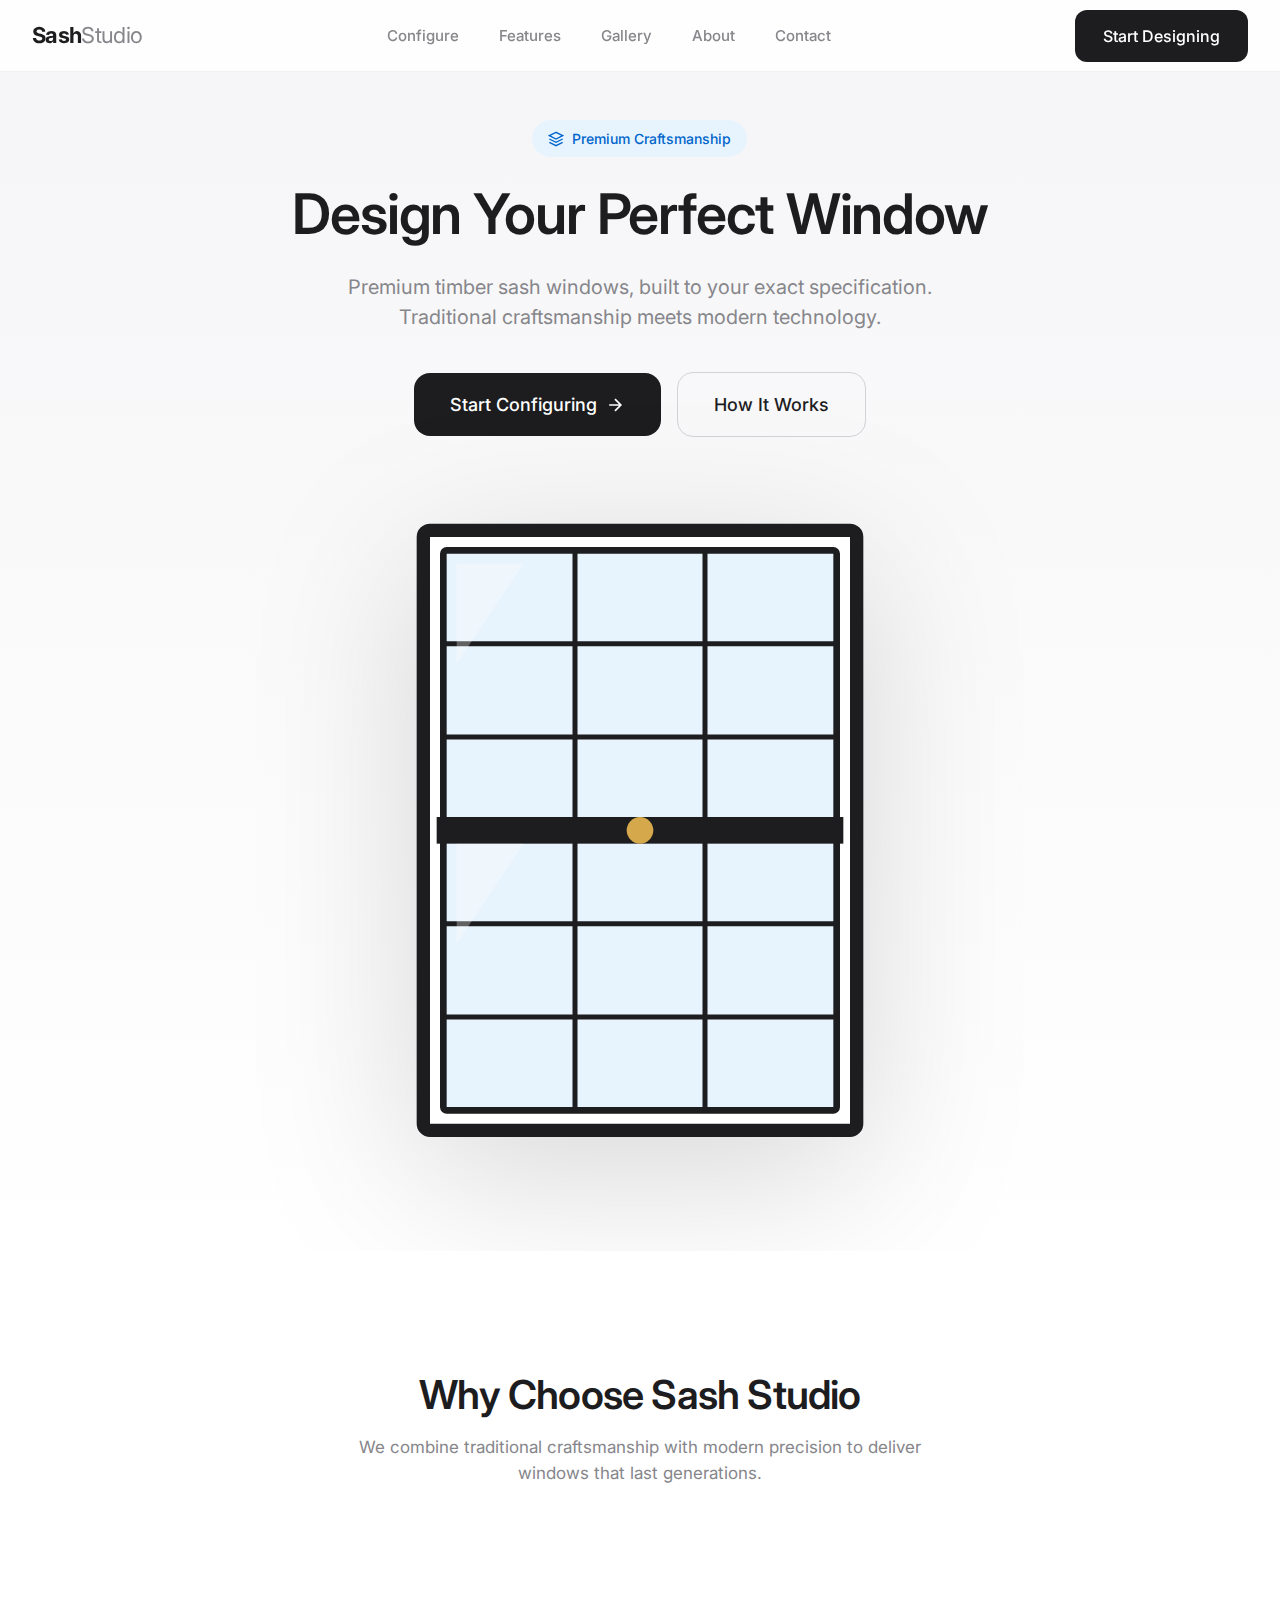
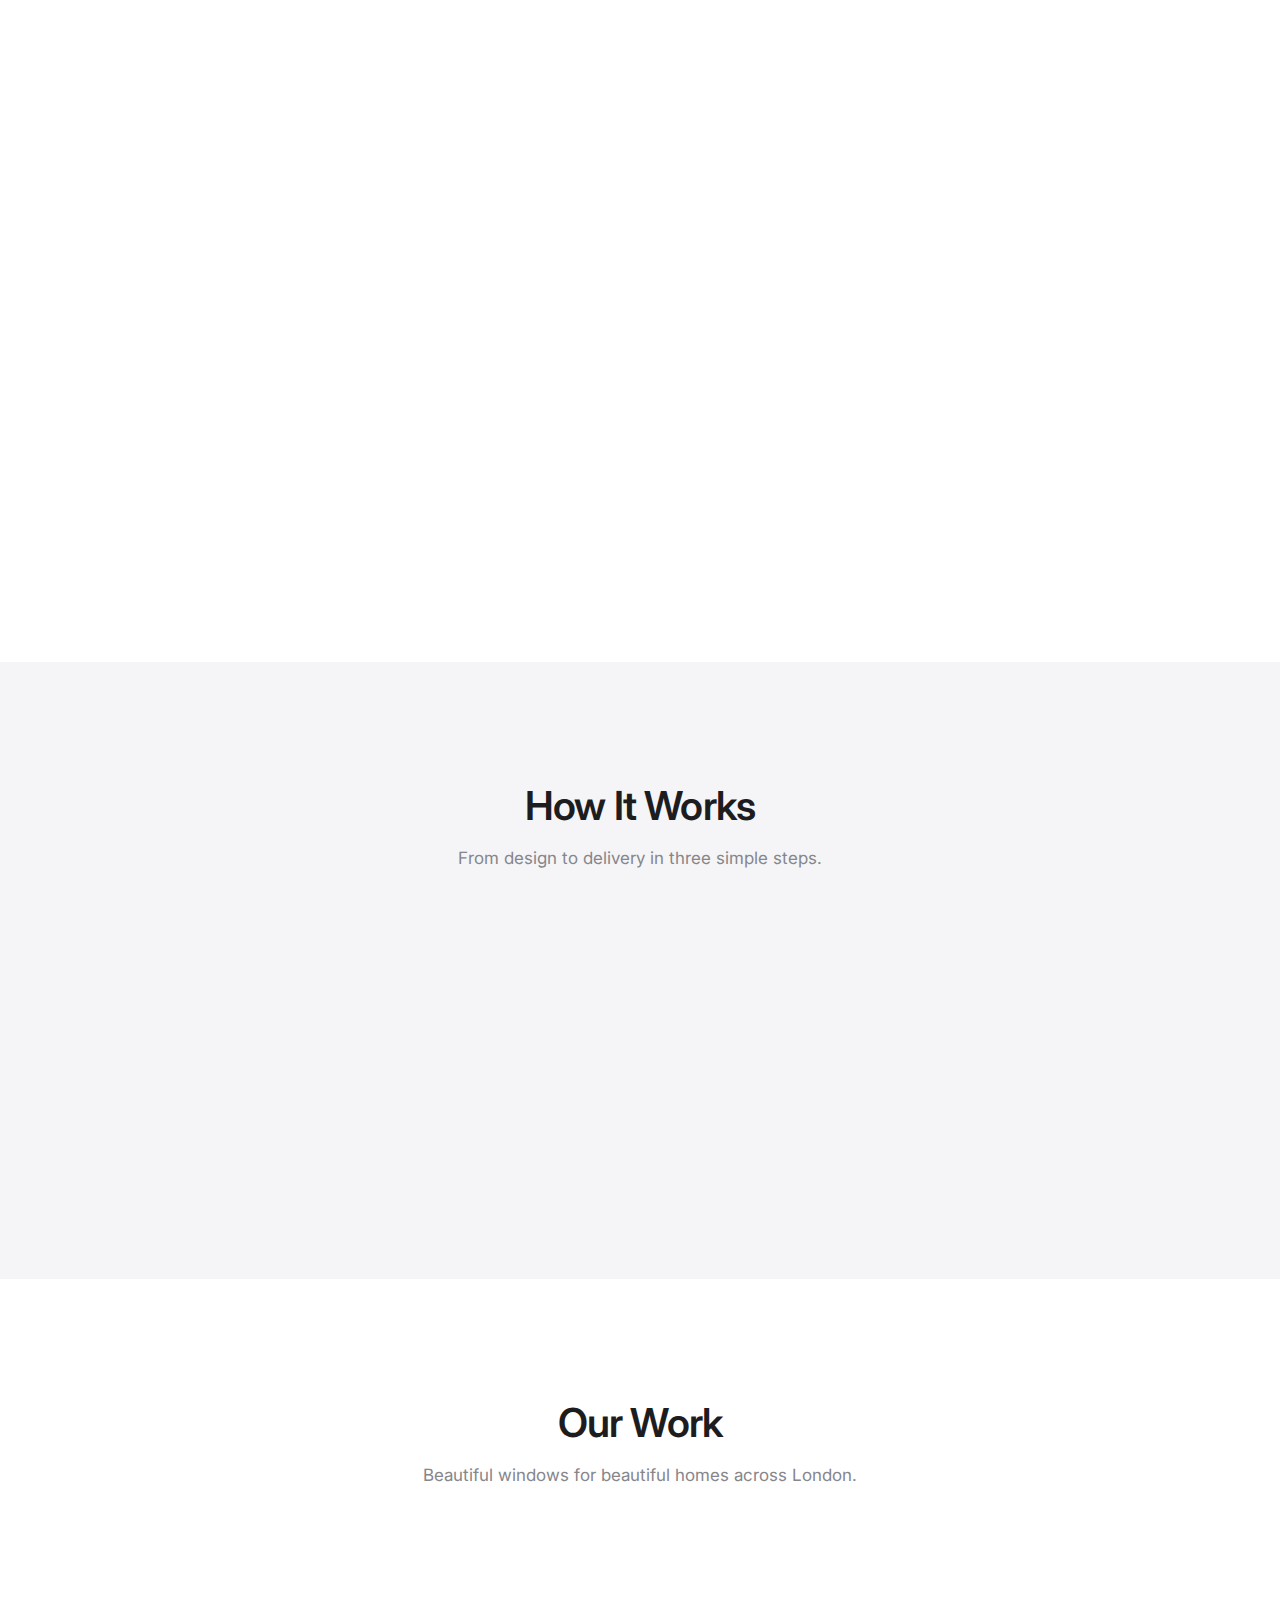
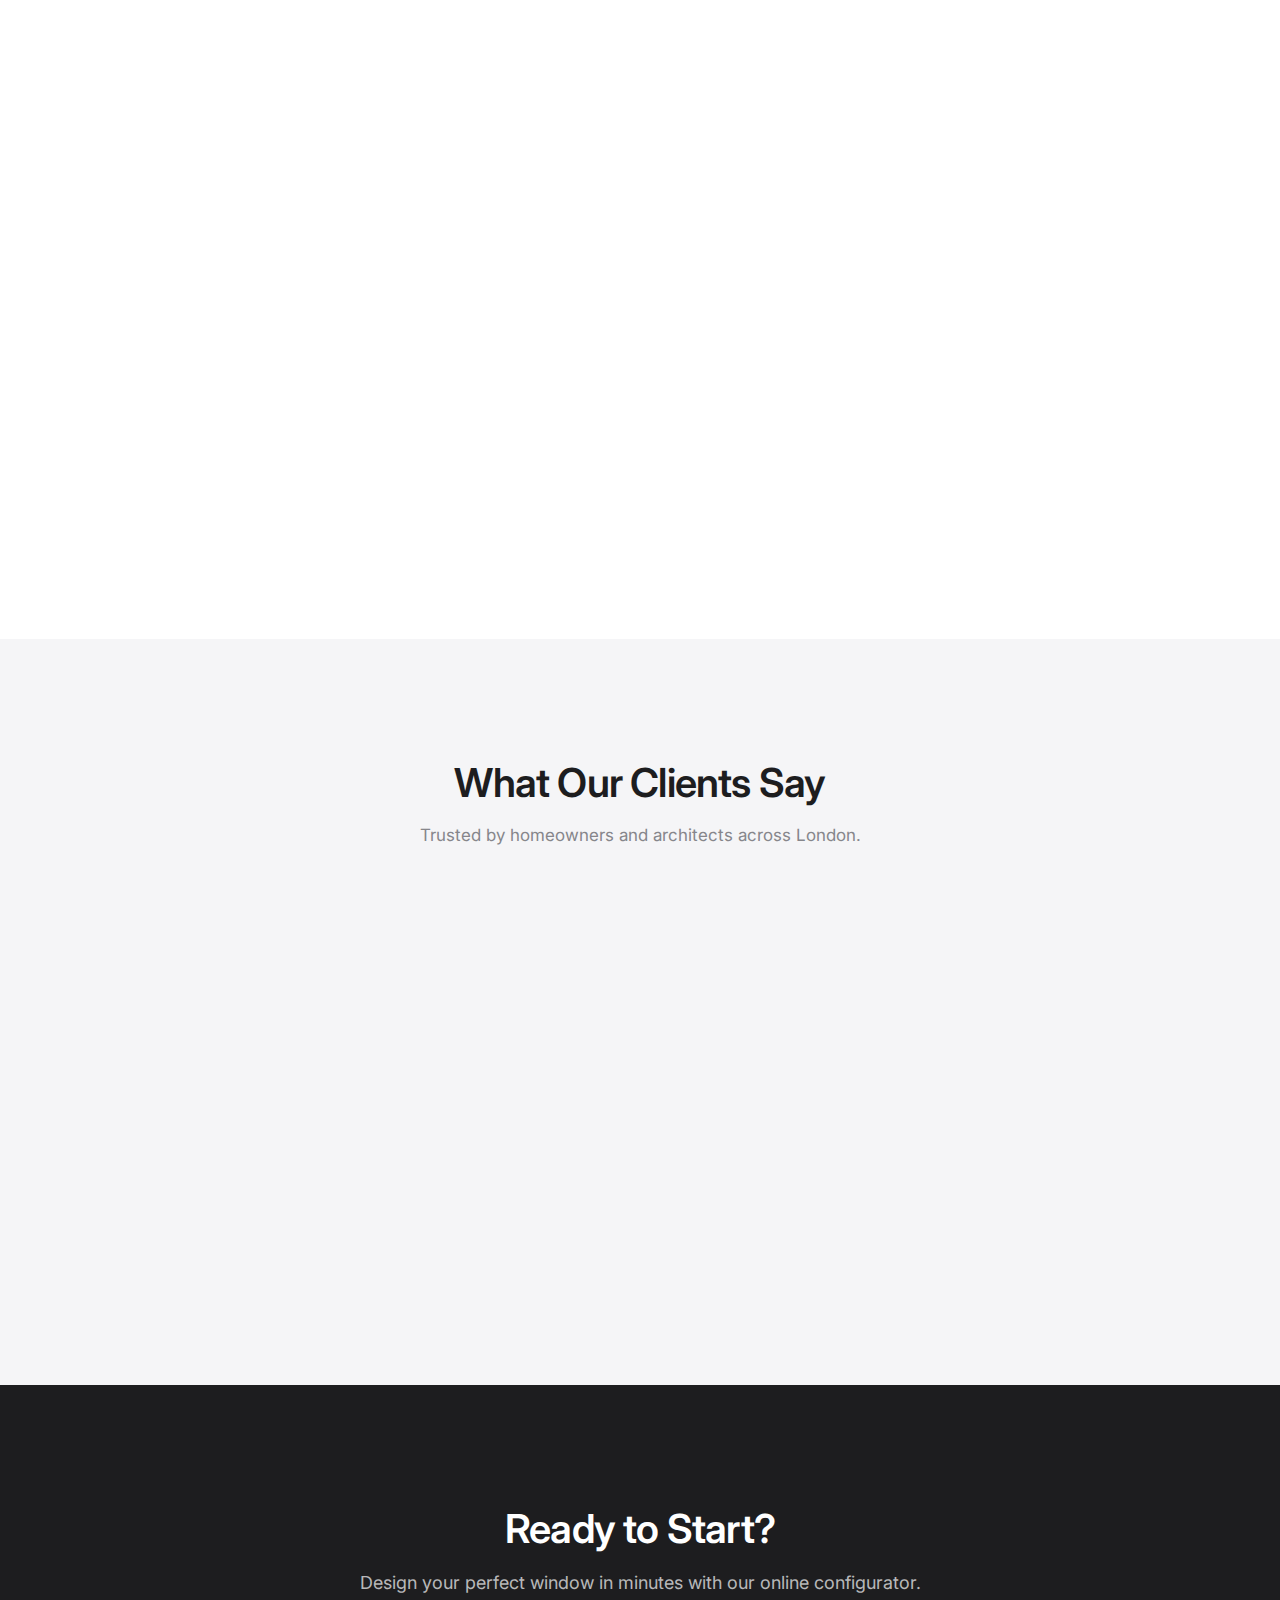
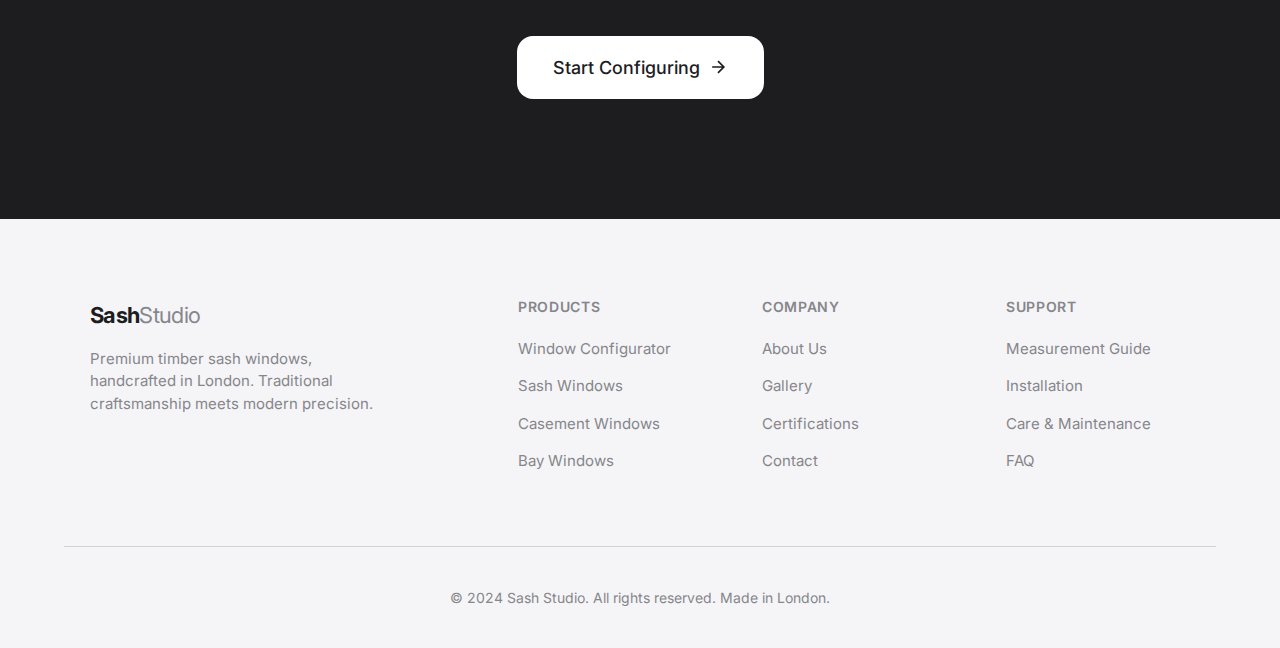
<file: index.html>
<!DOCTYPE html>
<html lang="en">
<head>
  <meta charset="UTF-8">
  <meta name="viewport" content="width=device-width, initial-scale=1.0">
  <meta name="description" content="Design your perfect timber sash window. Premium quality, custom configuration, instant pricing. Traditional craftsmanship meets modern technology.">
  <meta name="keywords" content="sash windows, timber windows, wooden windows, London, custom windows, heritage windows">

  <!-- Open Graph -->
  <meta property="og:title" content="Sash Studio - Design Your Perfect Window">
  <meta property="og:description" content="Premium timber sash windows, built to your specification. Configure online, instant pricing.">
  <meta property="og:type" content="website">

  <title>Sash Studio - Premium Timber Sash Windows</title>

  <!-- Preconnect -->
  <link rel="preconnect" href="https://fonts.googleapis.com">
  <link rel="preconnect" href="https://fonts.gstatic.com" crossorigin>

  <!-- Fonts -->
  <link href="https://fonts.googleapis.com/css2?family=Inter:wght@400;500;600;700&display=swap" rel="stylesheet">

  <!-- Styles -->
  <link rel="stylesheet" href="css/main.css">
  <link rel="stylesheet" href="css/animations.css">

  <style>
    body { font-family: 'Inter', var(--font-sans); }
  </style>
</head>
<body>
  <!-- Navigation -->
  <nav class="navbar">
    <div class="navbar-inner">
      <a href="index.html" class="navbar-logo">Sash<span>Studio</span></a>

      <ul class="navbar-menu">
        <li><a href="configurator.html">Configure</a></li>
        <li><a href="#features">Features</a></li>
        <li><a href="#gallery">Gallery</a></li>
        <li><a href="about.html">About</a></li>
        <li><a href="contact.html">Contact</a></li>
      </ul>

      <div class="navbar-actions">
        <a href="configurator.html" class="btn btn-primary">Start Designing</a>
      </div>

      <button class="mobile-menu-toggle" aria-label="Menu">
        <span></span>
        <span></span>
        <span></span>
      </button>
    </div>
  </nav>

  <!-- Hero Section -->
  <section class="hero">
    <div class="hero-content">
      <div class="hero-badge">
        <svg width="16" height="16" viewBox="0 0 24 24" fill="none" stroke="currentColor" stroke-width="2">
          <path d="M12 2L2 7l10 5 10-5-10-5z"/>
          <path d="M2 17l10 5 10-5"/>
          <path d="M2 12l10 5 10-5"/>
        </svg>
        Premium Craftsmanship
      </div>
      <h1>Design Your Perfect Window</h1>
      <p>Premium timber sash windows, built to your exact specification. Traditional craftsmanship meets modern technology.</p>
      <div class="hero-cta">
        <a href="configurator.html" class="btn btn-primary btn-lg">
          Start Configuring
          <svg width="20" height="20" viewBox="0 0 24 24" fill="none" stroke="currentColor" stroke-width="2">
            <path d="M5 12h14M12 5l7 7-7 7"/>
          </svg>
        </a>
        <a href="#how-it-works" class="btn btn-outline btn-lg">How It Works</a>
      </div>
    </div>

    <div class="hero-window animate-float">
      <!-- SVG Window Preview -->
      <svg viewBox="0 0 300 400" fill="none" xmlns="http://www.w3.org/2000/svg">
        <!-- Window Frame -->
        <rect x="20" y="20" width="260" height="360" rx="4" fill="#FFFFFF" stroke="#1D1D1F" stroke-width="8"/>

        <!-- Upper Sash -->
        <rect x="32" y="32" width="236" height="168" rx="2" fill="#E8F4FD" stroke="#1D1D1F" stroke-width="4"/>

        <!-- Upper Glazing Bars - 6 over 6 pattern -->
        <line x1="111" y1="32" x2="111" y2="200" stroke="#1D1D1F" stroke-width="3"/>
        <line x1="189" y1="32" x2="189" y2="200" stroke="#1D1D1F" stroke-width="3"/>
        <line x1="32" y1="88" x2="268" y2="88" stroke="#1D1D1F" stroke-width="3"/>
        <line x1="32" y1="144" x2="268" y2="144" stroke="#1D1D1F" stroke-width="3"/>

        <!-- Lower Sash -->
        <rect x="32" y="200" width="236" height="168" rx="2" fill="#E8F4FD" stroke="#1D1D1F" stroke-width="4"/>

        <!-- Lower Glazing Bars -->
        <line x1="111" y1="200" x2="111" y2="368" stroke="#1D1D1F" stroke-width="3"/>
        <line x1="189" y1="200" x2="189" y2="368" stroke="#1D1D1F" stroke-width="3"/>
        <line x1="32" y1="256" x2="268" y2="256" stroke="#1D1D1F" stroke-width="3"/>
        <line x1="32" y1="312" x2="268" y2="312" stroke="#1D1D1F" stroke-width="3"/>

        <!-- Meeting Rail -->
        <rect x="28" y="192" width="244" height="16" fill="#1D1D1F"/>

        <!-- Hardware - Lock -->
        <circle cx="150" cy="200" r="8" fill="#D4A84B"/>

        <!-- Glass Reflection -->
        <path d="M40 40 L80 40 L40 100 Z" fill="rgba(255,255,255,0.3)"/>
        <path d="M40 208 L80 208 L40 268 Z" fill="rgba(255,255,255,0.3)"/>
      </svg>
    </div>
  </section>

  <!-- Features Section -->
  <section class="features" id="features">
    <div class="container">
      <div class="section-header">
        <h2>Why Choose Sash Studio</h2>
        <p>We combine traditional craftsmanship with modern precision to deliver windows that last generations.</p>
      </div>

      <div class="features-grid">
        <div class="feature-card reveal">
          <div class="feature-icon">
            <svg viewBox="0 0 24 24" fill="none" stroke="currentColor" stroke-width="2">
              <path d="M12 22s8-4 8-10V5l-8-3-8 3v7c0 6 8 10 8 10z"/>
            </svg>
          </div>
          <h3>PAS24 Security</h3>
          <p>All windows can be certified to PAS24 enhanced security standard, giving you peace of mind.</p>
        </div>

        <div class="feature-card reveal">
          <div class="feature-icon">
            <svg viewBox="0 0 24 24" fill="none" stroke="currentColor" stroke-width="2">
              <path d="M14.7 6.3a1 1 0 0 0 0 1.4l1.6 1.6a1 1 0 0 0 1.4 0l3.77-3.77a6 6 0 0 1-7.94 7.94l-6.91 6.91a2.12 2.12 0 0 1-3-3l6.91-6.91a6 6 0 0 1 7.94-7.94l-3.76 3.76z"/>
            </svg>
          </div>
          <h3>Handcrafted Quality</h3>
          <p>Each window is handmade by skilled craftsmen using traditional joinery techniques.</p>
        </div>

        <div class="feature-card reveal">
          <div class="feature-icon">
            <svg viewBox="0 0 24 24" fill="none" stroke="currentColor" stroke-width="2">
              <path d="M12 3v1m0 16v1m9-9h-1M4 12H3m15.364 6.364l-.707-.707M6.343 6.343l-.707-.707m12.728 0l-.707.707M6.343 17.657l-.707.707"/>
              <circle cx="12" cy="12" r="4"/>
            </svg>
          </div>
          <h3>Energy Efficient</h3>
          <p>Double or triple glazed options with excellent thermal performance for year-round comfort.</p>
        </div>

        <div class="feature-card reveal">
          <div class="feature-icon">
            <svg viewBox="0 0 24 24" fill="none" stroke="currentColor" stroke-width="2">
              <rect x="3" y="3" width="18" height="18" rx="2"/>
              <path d="M3 9h18M9 21V9"/>
            </svg>
          </div>
          <h3>Custom Sizing</h3>
          <p>Every window made to measure. From small casements to grand bay windows.</p>
        </div>

        <div class="feature-card reveal">
          <div class="feature-icon">
            <svg viewBox="0 0 24 24" fill="none" stroke="currentColor" stroke-width="2">
              <circle cx="12" cy="12" r="10"/>
              <path d="M12 6v6l4 2"/>
            </svg>
          </div>
          <h3>Fast Turnaround</h3>
          <p>Efficient manufacturing process means your windows are ready sooner.</p>
        </div>

        <div class="feature-card reveal">
          <div class="feature-icon">
            <svg viewBox="0 0 24 24" fill="none" stroke="currentColor" stroke-width="2">
              <path d="M21 15a2 2 0 0 1-2 2H7l-4 4V5a2 2 0 0 1 2-2h14a2 2 0 0 1 2 2z"/>
            </svg>
          </div>
          <h3>Expert Support</h3>
          <p>Our team is here to help with technical queries, planning advice, and aftercare.</p>
        </div>
      </div>
    </div>
  </section>

  <!-- How It Works -->
  <section class="how-it-works" id="how-it-works">
    <div class="container">
      <div class="section-header">
        <h2>How It Works</h2>
        <p>From design to delivery in three simple steps.</p>
      </div>

      <div class="steps">
        <div class="step reveal">
          <div class="step-number">1</div>
          <h3>Configure</h3>
          <p>Use our online configurator to design your perfect window. Choose size, style, glass, and finish.</p>
        </div>

        <div class="step reveal">
          <div class="step-number">2</div>
          <h3>Quote</h3>
          <p>Get an instant price. Our team will review your specification and confirm the final quote.</p>
        </div>

        <div class="step reveal">
          <div class="step-number">3</div>
          <h3>Deliver</h3>
          <p>Your windows are handcrafted and delivered. Professional installation available.</p>
        </div>
      </div>
    </div>
  </section>

  <!-- Gallery Section -->
  <section class="gallery" id="gallery">
    <div class="container">
      <div class="section-header">
        <h2>Our Work</h2>
        <p>Beautiful windows for beautiful homes across London.</p>
      </div>

      <div class="gallery-grid">
        <div class="gallery-item reveal">
          <div style="width:100%;height:100%;background:linear-gradient(135deg,#f5f5f7 0%,#e8e8ed 100%);display:flex;align-items:center;justify-content:center;">
            <svg width="80" height="80" viewBox="0 0 24 24" fill="none" stroke="#86868b" stroke-width="1.5">
              <rect x="3" y="3" width="18" height="18" rx="2"/>
              <line x1="12" y1="3" x2="12" y2="21"/>
              <line x1="3" y1="12" x2="21" y2="12"/>
            </svg>
          </div>
          <div class="gallery-item-overlay">
            <h4>Georgian Townhouse</h4>
          </div>
        </div>

        <div class="gallery-item reveal">
          <div style="width:100%;height:100%;background:linear-gradient(135deg,#e8f4fd 0%,#d4e8f7 100%);display:flex;align-items:center;justify-content:center;">
            <svg width="80" height="80" viewBox="0 0 24 24" fill="none" stroke="#0066cc" stroke-width="1.5">
              <rect x="3" y="3" width="18" height="18" rx="2"/>
              <line x1="12" y1="3" x2="12" y2="21"/>
              <line x1="3" y1="12" x2="21" y2="12"/>
            </svg>
          </div>
          <div class="gallery-item-overlay">
            <h4>Victorian Villa</h4>
          </div>
        </div>

        <div class="gallery-item reveal">
          <div style="width:100%;height:100%;background:linear-gradient(135deg,#f0f5e8 0%,#e0ebd0 100%);display:flex;align-items:center;justify-content:center;">
            <svg width="80" height="80" viewBox="0 0 24 24" fill="none" stroke="#2d5a3d" stroke-width="1.5">
              <rect x="3" y="3" width="18" height="18" rx="2"/>
              <line x1="12" y1="3" x2="12" y2="21"/>
              <line x1="3" y1="12" x2="21" y2="12"/>
            </svg>
          </div>
          <div class="gallery-item-overlay">
            <h4>Heritage Green</h4>
          </div>
        </div>

        <div class="gallery-item reveal">
          <div style="width:100%;height:100%;background:linear-gradient(135deg,#1d1d1f 0%,#333 100%);display:flex;align-items:center;justify-content:center;">
            <svg width="80" height="80" viewBox="0 0 24 24" fill="none" stroke="#fff" stroke-width="1.5">
              <rect x="3" y="3" width="18" height="18" rx="2"/>
              <line x1="12" y1="3" x2="12" y2="21"/>
              <line x1="3" y1="12" x2="21" y2="12"/>
            </svg>
          </div>
          <div class="gallery-item-overlay">
            <h4>Modern Black</h4>
          </div>
        </div>

        <div class="gallery-item reveal">
          <div style="width:100%;height:100%;background:linear-gradient(135deg,#fff8e7 0%,#f5edd8 100%);display:flex;align-items:center;justify-content:center;">
            <svg width="80" height="80" viewBox="0 0 24 24" fill="none" stroke="#8b6914" stroke-width="1.5">
              <rect x="3" y="3" width="18" height="18" rx="2"/>
              <line x1="12" y1="3" x2="12" y2="21"/>
              <line x1="3" y1="12" x2="21" y2="12"/>
            </svg>
          </div>
          <div class="gallery-item-overlay">
            <h4>Natural Oak</h4>
          </div>
        </div>

        <div class="gallery-item reveal">
          <div style="width:100%;height:100%;background:linear-gradient(135deg,#fff 0%,#f5f5f7 100%);display:flex;align-items:center;justify-content:center;">
            <svg width="80" height="80" viewBox="0 0 24 24" fill="none" stroke="#1d1d1f" stroke-width="1.5">
              <rect x="3" y="3" width="18" height="18" rx="2"/>
              <line x1="12" y1="3" x2="12" y2="21"/>
              <line x1="3" y1="12" x2="21" y2="12"/>
            </svg>
          </div>
          <div class="gallery-item-overlay">
            <h4>Classic White</h4>
          </div>
        </div>
      </div>
    </div>
  </section>

  <!-- Testimonials -->
  <section class="testimonials">
    <div class="container">
      <div class="section-header">
        <h2>What Our Clients Say</h2>
        <p>Trusted by homeowners and architects across London.</p>
      </div>

      <div class="testimonials-grid">
        <div class="testimonial-card reveal">
          <div class="testimonial-stars">
            <svg viewBox="0 0 24 24"><path d="M12 2l3.09 6.26L22 9.27l-5 4.87 1.18 6.88L12 17.77l-6.18 3.25L7 14.14 2 9.27l6.91-1.01L12 2z"/></svg>
            <svg viewBox="0 0 24 24"><path d="M12 2l3.09 6.26L22 9.27l-5 4.87 1.18 6.88L12 17.77l-6.18 3.25L7 14.14 2 9.27l6.91-1.01L12 2z"/></svg>
            <svg viewBox="0 0 24 24"><path d="M12 2l3.09 6.26L22 9.27l-5 4.87 1.18 6.88L12 17.77l-6.18 3.25L7 14.14 2 9.27l6.91-1.01L12 2z"/></svg>
            <svg viewBox="0 0 24 24"><path d="M12 2l3.09 6.26L22 9.27l-5 4.87 1.18 6.88L12 17.77l-6.18 3.25L7 14.14 2 9.27l6.91-1.01L12 2z"/></svg>
            <svg viewBox="0 0 24 24"><path d="M12 2l3.09 6.26L22 9.27l-5 4.87 1.18 6.88L12 17.77l-6.18 3.25L7 14.14 2 9.27l6.91-1.01L12 2z"/></svg>
          </div>
          <p class="testimonial-text">"The online configurator made it so easy to design exactly what we wanted. The quality of the finished windows exceeded our expectations."</p>
          <div class="testimonial-author">
            <div class="testimonial-avatar">JH</div>
            <div>
              <div class="testimonial-name">James Harrison</div>
              <div class="testimonial-role">Homeowner, Islington</div>
            </div>
          </div>
        </div>

        <div class="testimonial-card reveal">
          <div class="testimonial-stars">
            <svg viewBox="0 0 24 24"><path d="M12 2l3.09 6.26L22 9.27l-5 4.87 1.18 6.88L12 17.77l-6.18 3.25L7 14.14 2 9.27l6.91-1.01L12 2z"/></svg>
            <svg viewBox="0 0 24 24"><path d="M12 2l3.09 6.26L22 9.27l-5 4.87 1.18 6.88L12 17.77l-6.18 3.25L7 14.14 2 9.27l6.91-1.01L12 2z"/></svg>
            <svg viewBox="0 0 24 24"><path d="M12 2l3.09 6.26L22 9.27l-5 4.87 1.18 6.88L12 17.77l-6.18 3.25L7 14.14 2 9.27l6.91-1.01L12 2z"/></svg>
            <svg viewBox="0 0 24 24"><path d="M12 2l3.09 6.26L22 9.27l-5 4.87 1.18 6.88L12 17.77l-6.18 3.25L7 14.14 2 9.27l6.91-1.01L12 2z"/></svg>
            <svg viewBox="0 0 24 24"><path d="M12 2l3.09 6.26L22 9.27l-5 4.87 1.18 6.88L12 17.77l-6.18 3.25L7 14.14 2 9.27l6.91-1.01L12 2z"/></svg>
          </div>
          <p class="testimonial-text">"As an architect, I appreciate the attention to detail and the ability to specify exactly what my clients need. Excellent service."</p>
          <div class="testimonial-author">
            <div class="testimonial-avatar">SC</div>
            <div>
              <div class="testimonial-name">Sarah Chen</div>
              <div class="testimonial-role">Architect, Camden</div>
            </div>
          </div>
        </div>

        <div class="testimonial-card reveal">
          <div class="testimonial-stars">
            <svg viewBox="0 0 24 24"><path d="M12 2l3.09 6.26L22 9.27l-5 4.87 1.18 6.88L12 17.77l-6.18 3.25L7 14.14 2 9.27l6.91-1.01L12 2z"/></svg>
            <svg viewBox="0 0 24 24"><path d="M12 2l3.09 6.26L22 9.27l-5 4.87 1.18 6.88L12 17.77l-6.18 3.25L7 14.14 2 9.27l6.91-1.01L12 2z"/></svg>
            <svg viewBox="0 0 24 24"><path d="M12 2l3.09 6.26L22 9.27l-5 4.87 1.18 6.88L12 17.77l-6.18 3.25L7 14.14 2 9.27l6.91-1.01L12 2z"/></svg>
            <svg viewBox="0 0 24 24"><path d="M12 2l3.09 6.26L22 9.27l-5 4.87 1.18 6.88L12 17.77l-6.18 3.25L7 14.14 2 9.27l6.91-1.01L12 2z"/></svg>
            <svg viewBox="0 0 24 24"><path d="M12 2l3.09 6.26L22 9.27l-5 4.87 1.18 6.88L12 17.77l-6.18 3.25L7 14.14 2 9.27l6.91-1.01L12 2z"/></svg>
          </div>
          <p class="testimonial-text">"We've used Sash Studio for multiple projects. Reliable, professional, and the windows are beautiful. Highly recommend."</p>
          <div class="testimonial-author">
            <div class="testimonial-avatar">MP</div>
            <div>
              <div class="testimonial-name">Michael Peters</div>
              <div class="testimonial-role">Builder, Hampstead</div>
            </div>
          </div>
        </div>
      </div>
    </div>
  </section>

  <!-- CTA Section -->
  <section class="cta-section">
    <div class="container">
      <h2>Ready to Start?</h2>
      <p>Design your perfect window in minutes with our online configurator.</p>
      <a href="configurator.html" class="btn btn-primary btn-lg">
        Start Configuring
        <svg width="20" height="20" viewBox="0 0 24 24" fill="none" stroke="currentColor" stroke-width="2">
          <path d="M5 12h14M12 5l7 7-7 7"/>
        </svg>
      </a>
    </div>
  </section>

  <!-- Footer -->
  <footer class="footer">
    <div class="container">
      <div class="footer-grid">
        <div class="footer-brand">
          <a href="index.html" class="navbar-logo">Sash<span>Studio</span></a>
          <p>Premium timber sash windows, handcrafted in London. Traditional craftsmanship meets modern precision.</p>
        </div>

        <div class="footer-column">
          <h4>Products</h4>
          <ul>
            <li><a href="configurator.html">Window Configurator</a></li>
            <li><a href="#">Sash Windows</a></li>
            <li><a href="#">Casement Windows</a></li>
            <li><a href="#">Bay Windows</a></li>
          </ul>
        </div>

        <div class="footer-column">
          <h4>Company</h4>
          <ul>
            <li><a href="about.html">About Us</a></li>
            <li><a href="#gallery">Gallery</a></li>
            <li><a href="#">Certifications</a></li>
            <li><a href="contact.html">Contact</a></li>
          </ul>
        </div>

        <div class="footer-column">
          <h4>Support</h4>
          <ul>
            <li><a href="#">Measurement Guide</a></li>
            <li><a href="#">Installation</a></li>
            <li><a href="#">Care & Maintenance</a></li>
            <li><a href="#">FAQ</a></li>
          </ul>
        </div>
      </div>

      <div class="footer-bottom">
        <p>&copy; 2024 Sash Studio. All rights reserved. Made in London.</p>
      </div>
    </div>
  </footer>

  <!-- Scripts -->
  <script src="js/animations.js"></script>
  <script>
    // Simple scroll reveal
    document.addEventListener('DOMContentLoaded', function() {
      const reveals = document.querySelectorAll('.reveal');

      const revealOnScroll = function() {
        reveals.forEach(function(reveal) {
          const windowHeight = window.innerHeight;
          const revealTop = reveal.getBoundingClientRect().top;
          const revealPoint = 150;

          if (revealTop < windowHeight - revealPoint) {
            reveal.classList.add('active');
          }
        });
      };

      window.addEventListener('scroll', revealOnScroll);
      revealOnScroll(); // Initial check
    });
  </script>
</body>
</html>
</file>
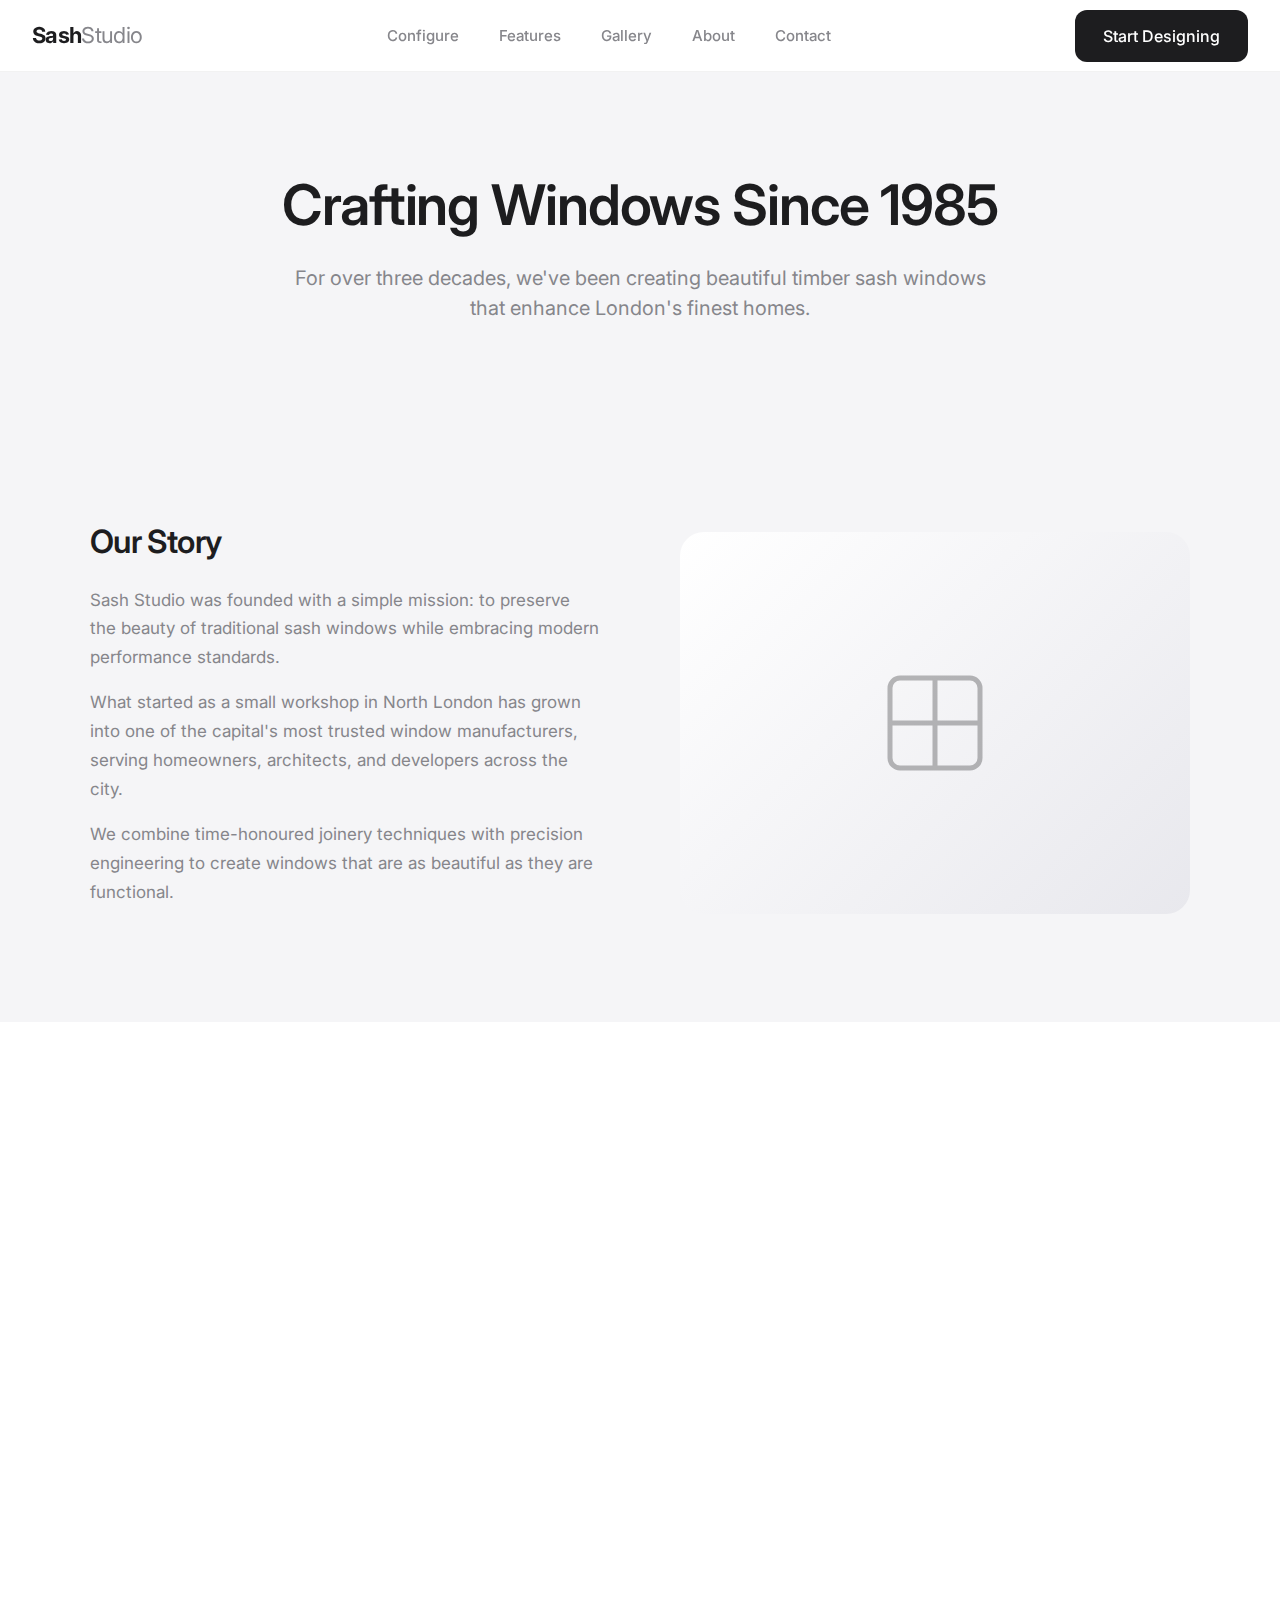
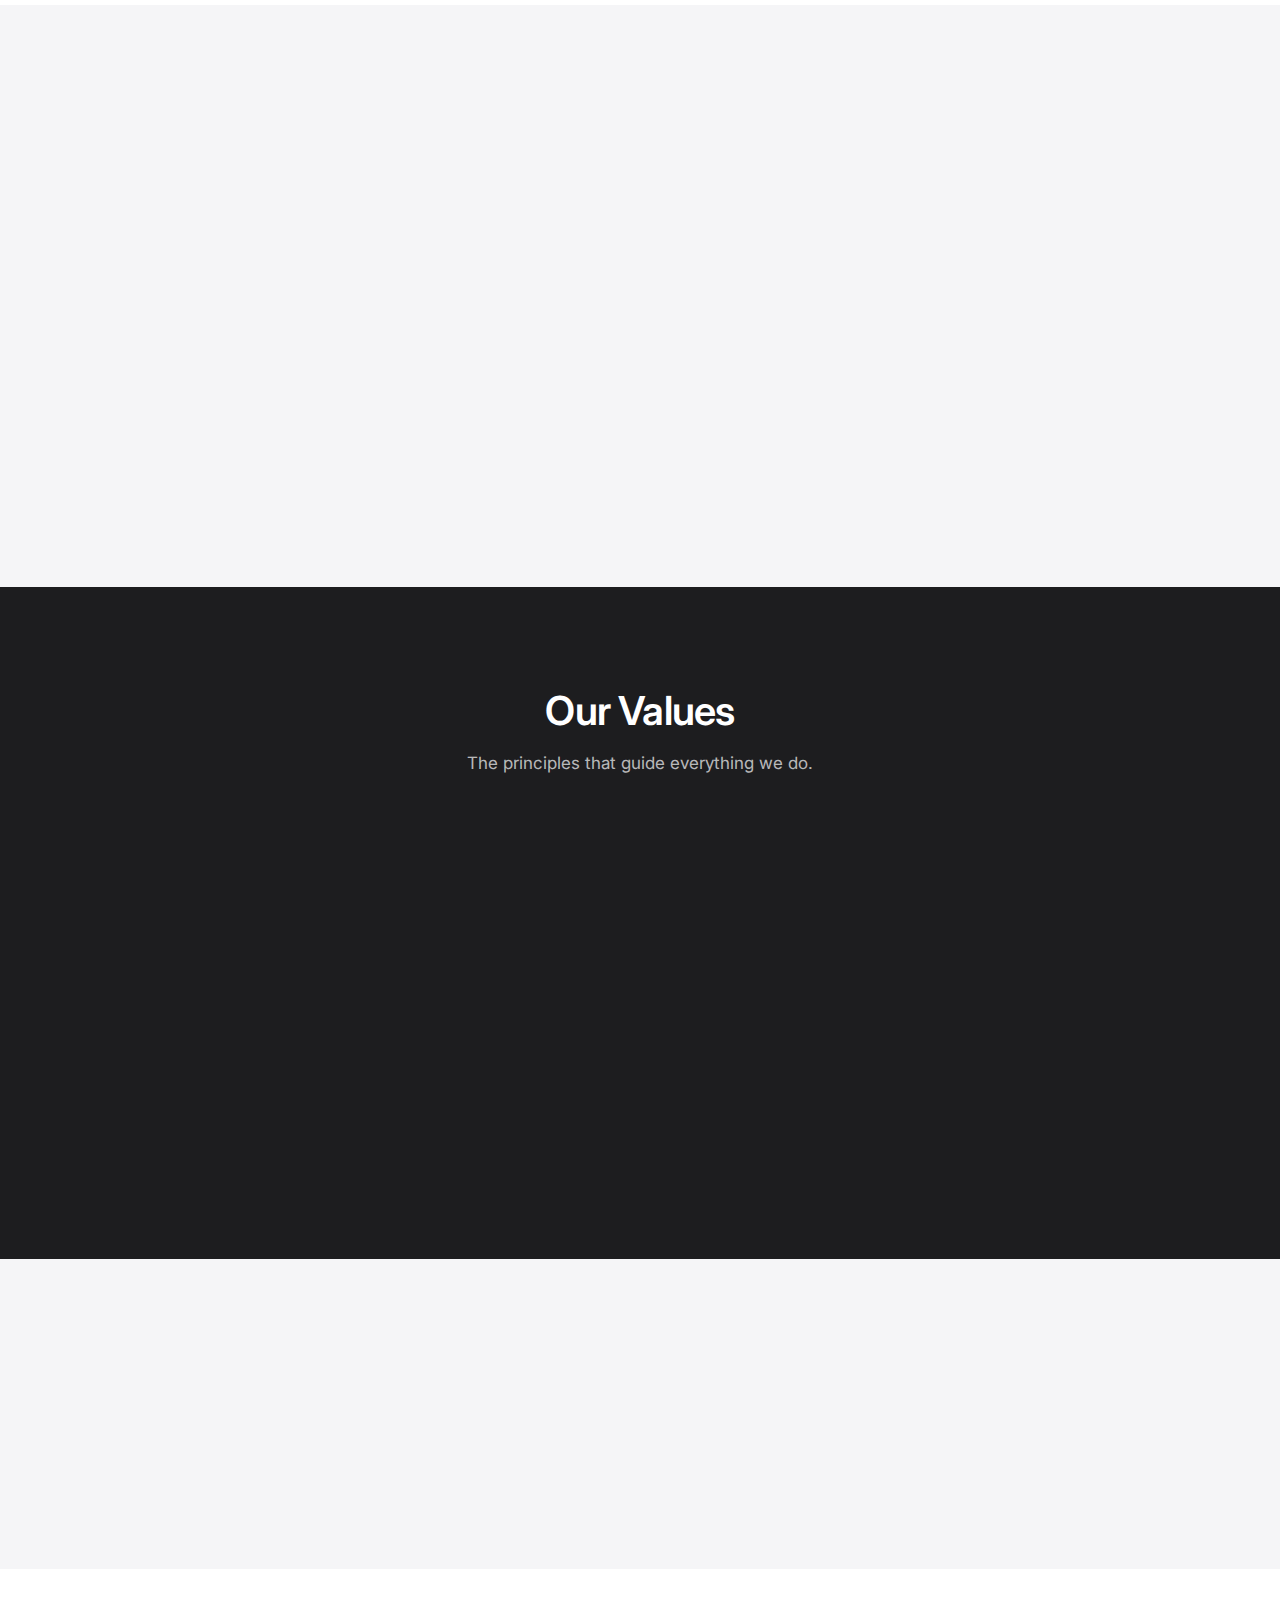
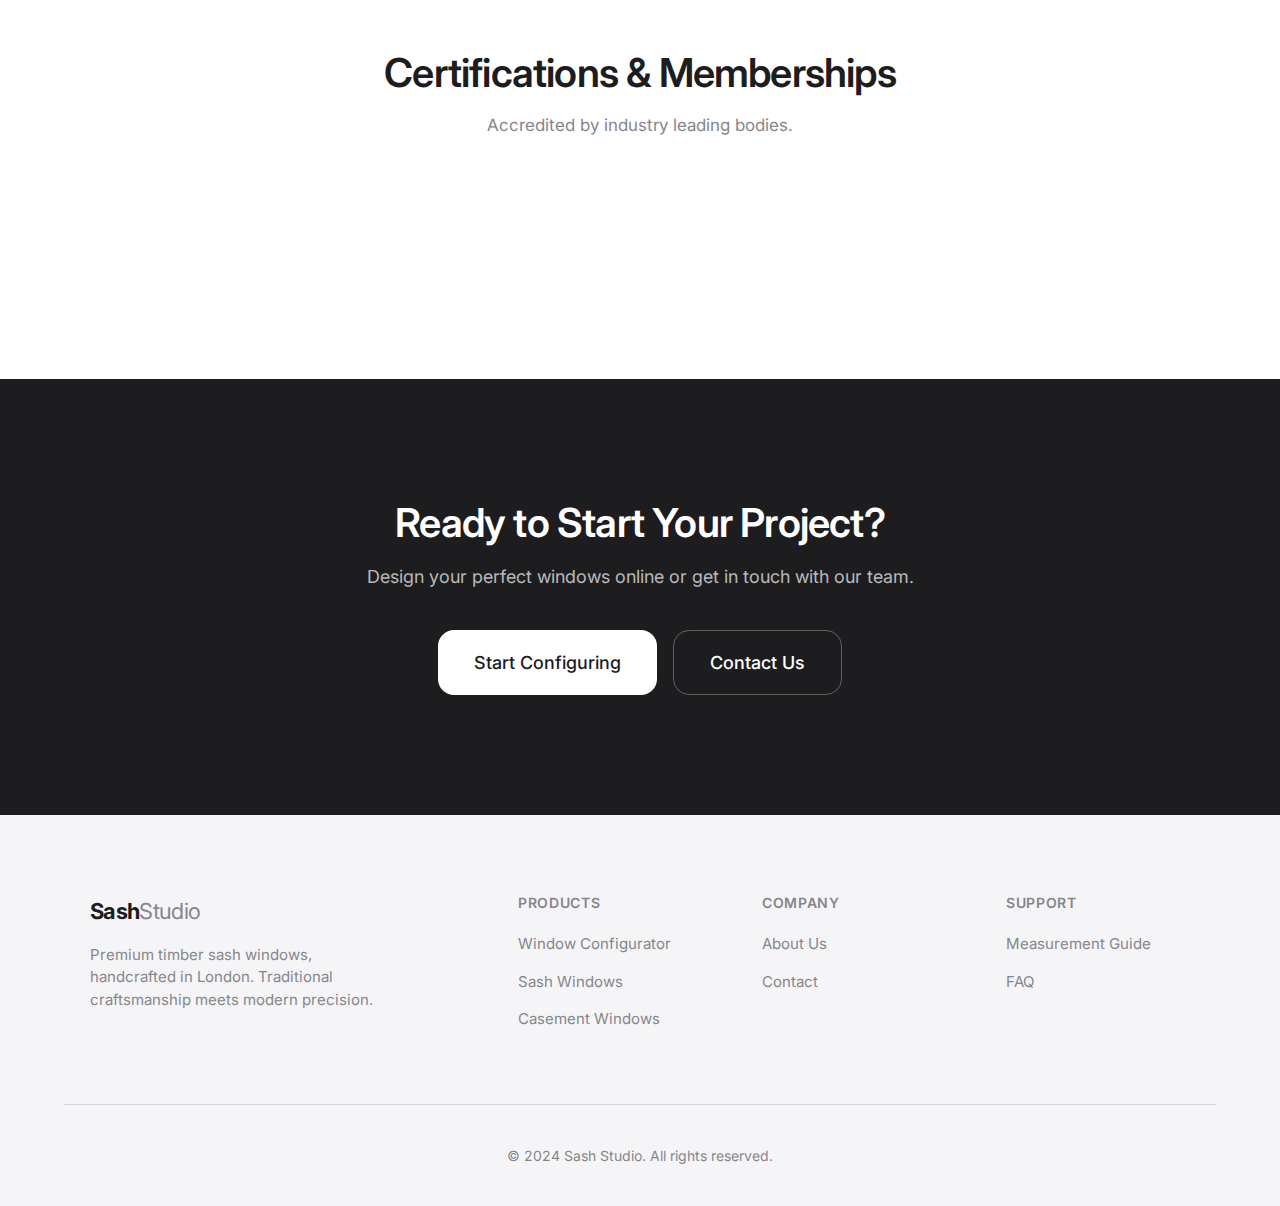
<file: about.html>
<!DOCTYPE html>
<html lang="en">
<head>
  <meta charset="UTF-8">
  <meta name="viewport" content="width=device-width, initial-scale=1.0">
  <meta name="description" content="About Sash Studio - Premium timber sash window craftsmen in London. Learn about our heritage, craftsmanship, and commitment to quality.">

  <title>About Us - Sash Studio</title>

  <!-- Fonts -->
  <link rel="preconnect" href="https://fonts.googleapis.com">
  <link rel="preconnect" href="https://fonts.gstatic.com" crossorigin>
  <link href="https://fonts.googleapis.com/css2?family=Inter:wght@400;500;600;700&display=swap" rel="stylesheet">

  <!-- Styles -->
  <link rel="stylesheet" href="css/main.css">
  <link rel="stylesheet" href="css/animations.css">

  <style>
    body { font-family: 'Inter', var(--font-sans); }

    .about-page {
      padding-top: 72px;
    }

    .about-hero {
      padding: 100px 24px;
      background: var(--bg-secondary);
      text-align: center;
    }

    .about-hero h1 {
      margin-bottom: 24px;
    }

    .about-hero p {
      font-size: 20px;
      max-width: 700px;
      margin: 0 auto;
    }

    .about-section {
      padding: 100px 24px;
    }

    .about-section:nth-child(even) {
      background: var(--bg-secondary);
    }

    .about-grid {
      display: grid;
      grid-template-columns: 1fr 1fr;
      gap: 80px;
      align-items: center;
      max-width: 1100px;
      margin: 0 auto;
    }

    .about-grid.reverse {
      direction: rtl;
    }

    .about-grid.reverse > * {
      direction: ltr;
    }

    .about-content h2 {
      font-size: 32px;
      margin-bottom: 24px;
    }

    .about-content p {
      font-size: 17px;
      line-height: 1.7;
      margin-bottom: 16px;
    }

    .about-image {
      aspect-ratio: 4/3;
      background: linear-gradient(135deg, var(--bg-primary) 0%, var(--border-light) 100%);
      border-radius: var(--radius-xl);
      display: flex;
      align-items: center;
      justify-content: center;
    }

    .about-image svg {
      width: 120px;
      height: 120px;
      opacity: 0.3;
    }

    .values-section {
      padding: 100px 24px;
      background: var(--text-primary);
    }

    .values-section .section-header h2 {
      color: white;
    }

    .values-section .section-header p {
      color: rgba(255,255,255,0.7);
    }

    .values-grid {
      display: grid;
      grid-template-columns: repeat(4, 1fr);
      gap: 32px;
      max-width: 1100px;
      margin: 0 auto;
    }

    .value-card {
      text-align: center;
      padding: 32px 24px;
    }

    .value-icon {
      width: 64px;
      height: 64px;
      display: flex;
      align-items: center;
      justify-content: center;
      margin: 0 auto 20px;
      background: rgba(255,255,255,0.1);
      border-radius: var(--radius-lg);
    }

    .value-icon svg {
      width: 32px;
      height: 32px;
      color: white;
    }

    .value-card h3 {
      color: white;
      font-size: 18px;
      margin-bottom: 12px;
    }

    .value-card p {
      color: rgba(255,255,255,0.7);
      font-size: 15px;
      line-height: 1.6;
    }

    .stats-section {
      padding: 80px 24px;
      background: var(--bg-secondary);
    }

    .stats-grid {
      display: grid;
      grid-template-columns: repeat(4, 1fr);
      gap: 48px;
      max-width: 1000px;
      margin: 0 auto;
      text-align: center;
    }

    .stat-item {
      padding: 24px;
    }

    .stat-number {
      font-size: 48px;
      font-weight: 700;
      color: var(--accent);
      margin-bottom: 8px;
    }

    .stat-label {
      font-size: 15px;
      color: var(--text-secondary);
    }

    .certifications {
      padding: 80px 24px;
    }

    .cert-grid {
      display: flex;
      justify-content: center;
      gap: 48px;
      flex-wrap: wrap;
      max-width: 800px;
      margin: 48px auto 0;
    }

    .cert-item {
      width: 120px;
      height: 80px;
      background: var(--bg-secondary);
      border-radius: var(--radius-md);
      display: flex;
      align-items: center;
      justify-content: center;
      font-size: 14px;
      font-weight: 600;
      color: var(--text-secondary);
    }

    @media (max-width: 1024px) {
      .values-grid {
        grid-template-columns: repeat(2, 1fr);
      }

      .stats-grid {
        grid-template-columns: repeat(2, 1fr);
      }
    }

    @media (max-width: 768px) {
      .about-grid {
        grid-template-columns: 1fr;
        gap: 40px;
      }

      .about-grid.reverse {
        direction: ltr;
      }

      .values-grid,
      .stats-grid {
        grid-template-columns: 1fr 1fr;
      }

      .stat-number {
        font-size: 36px;
      }
    }
  </style>
</head>
<body>
  <!-- Navigation -->
  <nav class="navbar">
    <div class="navbar-inner">
      <a href="index.html" class="navbar-logo">Sash<span>Studio</span></a>

      <ul class="navbar-menu">
        <li><a href="configurator.html">Configure</a></li>
        <li><a href="index.html#features">Features</a></li>
        <li><a href="index.html#gallery">Gallery</a></li>
        <li><a href="about.html" class="active">About</a></li>
        <li><a href="contact.html">Contact</a></li>
      </ul>

      <div class="navbar-actions">
        <a href="configurator.html" class="btn btn-primary">Start Designing</a>
      </div>

      <button class="mobile-menu-toggle" aria-label="Menu">
        <span></span>
        <span></span>
        <span></span>
      </button>
    </div>
  </nav>

  <main class="about-page">
    <!-- Hero -->
    <section class="about-hero">
      <div class="container">
        <h1 class="animate-fade-in-up">Crafting Windows Since 1985</h1>
        <p class="animate-fade-in-up stagger-1">For over three decades, we've been creating beautiful timber sash windows that enhance London's finest homes.</p>
      </div>
    </section>

    <!-- Our Story -->
    <section class="about-section">
      <div class="about-grid">
        <div class="about-content reveal">
          <h2>Our Story</h2>
          <p>Sash Studio was founded with a simple mission: to preserve the beauty of traditional sash windows while embracing modern performance standards.</p>
          <p>What started as a small workshop in North London has grown into one of the capital's most trusted window manufacturers, serving homeowners, architects, and developers across the city.</p>
          <p>We combine time-honoured joinery techniques with precision engineering to create windows that are as beautiful as they are functional.</p>
        </div>
        <div class="about-image reveal">
          <svg viewBox="0 0 24 24" fill="none" stroke="currentColor" stroke-width="1">
            <rect x="3" y="3" width="18" height="18" rx="2"/>
            <line x1="12" y1="3" x2="12" y2="21"/>
            <line x1="3" y1="12" x2="21" y2="12"/>
          </svg>
        </div>
      </div>
    </section>

    <!-- Our Workshop -->
    <section class="about-section">
      <div class="about-grid reverse">
        <div class="about-content reveal">
          <h2>Our Workshop</h2>
          <p>Every Sash Studio window is crafted in our state-of-the-art workshop in London. Here, traditional skills meet modern precision.</p>
          <p>Our craftsmen undergo years of training, learning the art of traditional joinery before mastering our advanced manufacturing processes.</p>
          <p>We use only the finest materials: sustainable timber from managed forests, premium glazing units, and hardware from respected British manufacturers.</p>
        </div>
        <div class="about-image reveal">
          <svg viewBox="0 0 24 24" fill="none" stroke="currentColor" stroke-width="1">
            <path d="M14.7 6.3a1 1 0 0 0 0 1.4l1.6 1.6a1 1 0 0 0 1.4 0l3.77-3.77a6 6 0 0 1-7.94 7.94l-6.91 6.91a2.12 2.12 0 0 1-3-3l6.91-6.91a6 6 0 0 1 7.94-7.94l-3.76 3.76z"/>
          </svg>
        </div>
      </div>
    </section>

    <!-- Our Approach -->
    <section class="about-section">
      <div class="about-grid">
        <div class="about-content reveal">
          <h2>Our Approach</h2>
          <p>We believe that buying windows should be as enjoyable as the finished result. That's why we've developed our online configurator.</p>
          <p>Design your perfect window from the comfort of your home, get instant pricing, and receive expert support throughout your project.</p>
          <p>From initial design to installation, we're with you every step of the way. Our team of experts is always available to answer questions and provide guidance.</p>
        </div>
        <div class="about-image reveal">
          <svg viewBox="0 0 24 24" fill="none" stroke="currentColor" stroke-width="1">
            <rect x="2" y="3" width="20" height="14" rx="2"/>
            <line x1="8" y1="21" x2="16" y2="21"/>
            <line x1="12" y1="17" x2="12" y2="21"/>
          </svg>
        </div>
      </div>
    </section>

    <!-- Our Values -->
    <section class="values-section">
      <div class="container">
        <div class="section-header">
          <h2>Our Values</h2>
          <p>The principles that guide everything we do.</p>
        </div>

        <div class="values-grid">
          <div class="value-card reveal">
            <div class="value-icon">
              <svg viewBox="0 0 24 24" fill="none" stroke="currentColor" stroke-width="2">
                <path d="M12 22s8-4 8-10V5l-8-3-8 3v7c0 6 8 10 8 10z"/>
              </svg>
            </div>
            <h3>Quality</h3>
            <p>We never compromise on materials or craftsmanship. Every window meets our exacting standards.</p>
          </div>

          <div class="value-card reveal">
            <div class="value-icon">
              <svg viewBox="0 0 24 24" fill="none" stroke="currentColor" stroke-width="2">
                <path d="M17 21v-2a4 4 0 0 0-4-4H5a4 4 0 0 0-4 4v2"/>
                <circle cx="9" cy="7" r="4"/>
                <path d="M23 21v-2a4 4 0 0 0-3-3.87"/>
                <path d="M16 3.13a4 4 0 0 1 0 7.75"/>
              </svg>
            </div>
            <h3>Service</h3>
            <p>Our customers are at the heart of everything we do. We're here to help at every stage.</p>
          </div>

          <div class="value-card reveal">
            <div class="value-icon">
              <svg viewBox="0 0 24 24" fill="none" stroke="currentColor" stroke-width="2">
                <path d="M12 3v1m0 16v1m9-9h-1M4 12H3m15.364 6.364l-.707-.707M6.343 6.343l-.707-.707m12.728 0l-.707.707M6.343 17.657l-.707.707"/>
                <circle cx="12" cy="12" r="4"/>
              </svg>
            </div>
            <h3>Sustainability</h3>
            <p>We source timber responsibly and build windows that last generations, reducing waste.</p>
          </div>

          <div class="value-card reveal">
            <div class="value-icon">
              <svg viewBox="0 0 24 24" fill="none" stroke="currentColor" stroke-width="2">
                <polyline points="22 12 18 12 15 21 9 3 6 12 2 12"/>
              </svg>
            </div>
            <h3>Innovation</h3>
            <p>Traditional methods, modern technology. We're always looking for better ways to serve you.</p>
          </div>
        </div>
      </div>
    </section>

    <!-- Stats -->
    <section class="stats-section">
      <div class="stats-grid">
        <div class="stat-item reveal">
          <div class="stat-number">35+</div>
          <div class="stat-label">Years of Experience</div>
        </div>
        <div class="stat-item reveal">
          <div class="stat-number">10k+</div>
          <div class="stat-label">Windows Installed</div>
        </div>
        <div class="stat-item reveal">
          <div class="stat-number">500+</div>
          <div class="stat-label">Happy Customers</div>
        </div>
        <div class="stat-item reveal">
          <div class="stat-number">25</div>
          <div class="stat-label">Expert Craftsmen</div>
        </div>
      </div>
    </section>

    <!-- Certifications -->
    <section class="certifications">
      <div class="container">
        <div class="section-header">
          <h2>Certifications & Memberships</h2>
          <p>Accredited by industry leading bodies.</p>
        </div>

        <div class="cert-grid">
          <div class="cert-item reveal">FENSA</div>
          <div class="cert-item reveal">PAS24</div>
          <div class="cert-item reveal">BWF</div>
          <div class="cert-item reveal">FSC</div>
        </div>
      </div>
    </section>

    <!-- CTA -->
    <section class="cta-section">
      <div class="container">
        <h2>Ready to Start Your Project?</h2>
        <p>Design your perfect windows online or get in touch with our team.</p>
        <div style="display: flex; gap: 16px; justify-content: center; flex-wrap: wrap;">
          <a href="configurator.html" class="btn btn-primary btn-lg">Start Configuring</a>
          <a href="contact.html" class="btn btn-outline btn-lg" style="border-color: rgba(255,255,255,0.3); color: white;">Contact Us</a>
        </div>
      </div>
    </section>
  </main>

  <!-- Footer -->
  <footer class="footer">
    <div class="container">
      <div class="footer-grid">
        <div class="footer-brand">
          <a href="index.html" class="navbar-logo">Sash<span>Studio</span></a>
          <p>Premium timber sash windows, handcrafted in London. Traditional craftsmanship meets modern precision.</p>
        </div>

        <div class="footer-column">
          <h4>Products</h4>
          <ul>
            <li><a href="configurator.html">Window Configurator</a></li>
            <li><a href="#">Sash Windows</a></li>
            <li><a href="#">Casement Windows</a></li>
          </ul>
        </div>

        <div class="footer-column">
          <h4>Company</h4>
          <ul>
            <li><a href="about.html">About Us</a></li>
            <li><a href="contact.html">Contact</a></li>
          </ul>
        </div>

        <div class="footer-column">
          <h4>Support</h4>
          <ul>
            <li><a href="#">Measurement Guide</a></li>
            <li><a href="#">FAQ</a></li>
          </ul>
        </div>
      </div>

      <div class="footer-bottom">
        <p>&copy; 2024 Sash Studio. All rights reserved.</p>
      </div>
    </div>
  </footer>

  <script src="js/animations.js"></script>
</body>
</html>
</file>
<file: css/main.css>
/* ============================================
   SASH STUDIO - Modern Tesla-Style Configurator
   Main Stylesheet
   ============================================ */

/* CSS Variables */
:root {
  --bg-primary: #FFFFFF;
  --bg-secondary: #F5F5F7;
  --bg-tertiary: #FAFAFA;
  --text-primary: #1D1D1F;
  --text-secondary: #86868B;
  --text-tertiary: #6E6E73;
  --accent: #0066CC;
  --accent-hover: #0077ED;
  --accent-light: #E8F4FD;
  --success: #34C759;
  --warning: #FF9500;
  --error: #FF3B30;
  --border: #D2D2D7;
  --border-light: #E8E8ED;
  --shadow-sm: 0 1px 3px rgba(0,0,0,0.04);
  --shadow-md: 0 4px 12px rgba(0,0,0,0.08);
  --shadow-lg: 0 12px 40px rgba(0,0,0,0.12);
  --shadow-xl: 0 20px 60px rgba(0,0,0,0.15);
  --radius-sm: 8px;
  --radius-md: 12px;
  --radius-lg: 16px;
  --radius-xl: 24px;
  --transition-fast: 0.15s ease;
  --transition-normal: 0.3s ease;
  --transition-slow: 0.5s ease;
  --font-sans: -apple-system, BlinkMacSystemFont, 'SF Pro Display', 'Segoe UI', 'Inter', sans-serif;
}

/* Reset & Base */
*, *::before, *::after {
  box-sizing: border-box;
  margin: 0;
  padding: 0;
}

html {
  font-size: 16px;
  scroll-behavior: smooth;
  -webkit-font-smoothing: antialiased;
  -moz-osx-font-smoothing: grayscale;
}

body {
  font-family: var(--font-sans);
  font-size: 17px;
  line-height: 1.5;
  color: var(--text-primary);
  background-color: var(--bg-primary);
  min-height: 100vh;
  overflow-x: hidden;
}

/* Typography */
h1, h2, h3, h4, h5, h6 {
  font-weight: 600;
  line-height: 1.2;
  letter-spacing: -0.02em;
}

h1 {
  font-size: clamp(36px, 5vw, 56px);
}

h2 {
  font-size: clamp(28px, 4vw, 40px);
}

h3 {
  font-size: clamp(22px, 3vw, 28px);
}

h4 {
  font-size: 20px;
}

p {
  color: var(--text-secondary);
}

a {
  color: var(--accent);
  text-decoration: none;
  transition: color var(--transition-fast);
}

a:hover {
  color: var(--accent-hover);
}

/* Utility Classes */
.container {
  width: 100%;
  max-width: 1200px;
  margin: 0 auto;
  padding: 0 24px;
}

.container-wide {
  max-width: 1400px;
}

.text-center { text-align: center; }
.text-left { text-align: left; }
.text-right { text-align: right; }

.text-primary { color: var(--text-primary); }
.text-secondary { color: var(--text-secondary); }
.text-accent { color: var(--accent); }

.mb-1 { margin-bottom: 8px; }
.mb-2 { margin-bottom: 16px; }
.mb-3 { margin-bottom: 24px; }
.mb-4 { margin-bottom: 32px; }
.mb-5 { margin-bottom: 48px; }

.mt-1 { margin-top: 8px; }
.mt-2 { margin-top: 16px; }
.mt-3 { margin-top: 24px; }
.mt-4 { margin-top: 32px; }
.mt-5 { margin-top: 48px; }

/* Button Styles */
.btn {
  display: inline-flex;
  align-items: center;
  justify-content: center;
  gap: 8px;
  padding: 14px 28px;
  font-family: var(--font-sans);
  font-size: 16px;
  font-weight: 500;
  border: none;
  border-radius: var(--radius-md);
  cursor: pointer;
  transition: all var(--transition-normal);
  white-space: nowrap;
}

.btn-primary {
  background: var(--text-primary);
  color: white;
}

.btn-primary:hover {
  background: #333;
  transform: translateY(-1px);
  box-shadow: var(--shadow-md);
}

.btn-secondary {
  background: var(--bg-secondary);
  color: var(--text-primary);
}

.btn-secondary:hover {
  background: var(--border);
}

.btn-outline {
  background: transparent;
  color: var(--text-primary);
  border: 1.5px solid var(--border);
}

.btn-outline:hover {
  border-color: var(--text-primary);
  background: var(--bg-secondary);
}

.btn-accent {
  background: var(--accent);
  color: white;
}

.btn-accent:hover {
  background: var(--accent-hover);
  transform: translateY(-1px);
  box-shadow: var(--shadow-md);
}

.btn-lg {
  padding: 18px 36px;
  font-size: 18px;
  border-radius: var(--radius-lg);
}

.btn-icon {
  width: 44px;
  height: 44px;
  padding: 0;
  border-radius: 50%;
}

/* Navigation */
.navbar {
  position: fixed;
  top: 0;
  left: 0;
  right: 0;
  height: 72px;
  background: rgba(255, 255, 255, 0.85);
  backdrop-filter: blur(20px);
  -webkit-backdrop-filter: blur(20px);
  z-index: 1000;
  border-bottom: 1px solid rgba(0, 0, 0, 0.05);
}

.navbar-inner {
  display: flex;
  align-items: center;
  justify-content: space-between;
  height: 100%;
  max-width: 1400px;
  margin: 0 auto;
  padding: 0 32px;
}

.navbar-logo {
  font-size: 22px;
  font-weight: 700;
  color: var(--text-primary);
  letter-spacing: -0.03em;
}

.navbar-logo span {
  font-weight: 400;
  color: var(--text-secondary);
}

.navbar-menu {
  display: flex;
  align-items: center;
  gap: 40px;
  list-style: none;
}

.navbar-menu a {
  color: var(--text-secondary);
  font-size: 15px;
  font-weight: 500;
  transition: color var(--transition-fast);
}

.navbar-menu a:hover {
  color: var(--text-primary);
}

.navbar-actions {
  display: flex;
  align-items: center;
  gap: 16px;
}

.mobile-menu-toggle {
  display: none;
  width: 44px;
  height: 44px;
  background: none;
  border: none;
  cursor: pointer;
  padding: 10px;
}

.mobile-menu-toggle span {
  display: block;
  width: 24px;
  height: 2px;
  background: var(--text-primary);
  margin: 5px 0;
  transition: all var(--transition-fast);
}

/* Hero Section */
.hero {
  min-height: 100vh;
  display: flex;
  flex-direction: column;
  align-items: center;
  justify-content: center;
  padding: 120px 24px 80px;
  text-align: center;
  background: linear-gradient(180deg, var(--bg-secondary) 0%, var(--bg-primary) 100%);
  overflow: hidden;
}

.hero-content {
  max-width: 800px;
  margin-bottom: 60px;
  animation: fadeInUp 0.8s ease-out;
}

.hero-badge {
  display: inline-flex;
  align-items: center;
  gap: 8px;
  padding: 8px 16px;
  background: var(--accent-light);
  color: var(--accent);
  font-size: 14px;
  font-weight: 500;
  border-radius: 100px;
  margin-bottom: 24px;
}

.hero h1 {
  margin-bottom: 24px;
}

.hero p {
  font-size: 20px;
  max-width: 600px;
  margin: 0 auto 40px;
}

.hero-cta {
  display: flex;
  align-items: center;
  justify-content: center;
  gap: 16px;
  flex-wrap: wrap;
}

.hero-window {
  position: relative;
  width: 100%;
  max-width: 500px;
  animation: fadeInUp 0.8s ease-out 0.2s both;
}

.hero-window svg {
  width: 100%;
  height: auto;
  filter: drop-shadow(0 40px 80px rgba(0, 0, 0, 0.15));
}

/* Features Section */
.features {
  padding: 120px 24px;
  background: var(--bg-primary);
}

.section-header {
  text-align: center;
  max-width: 600px;
  margin: 0 auto 80px;
}

.section-header h2 {
  margin-bottom: 16px;
}

.features-grid {
  display: grid;
  grid-template-columns: repeat(3, 1fr);
  gap: 48px;
  max-width: 1100px;
  margin: 0 auto;
}

.feature-card {
  text-align: center;
  padding: 40px 24px;
  border-radius: var(--radius-xl);
  background: var(--bg-secondary);
  transition: all var(--transition-normal);
}

.feature-card:hover {
  transform: translateY(-4px);
  box-shadow: var(--shadow-lg);
}

.feature-icon {
  width: 64px;
  height: 64px;
  display: flex;
  align-items: center;
  justify-content: center;
  margin: 0 auto 24px;
  background: var(--bg-primary);
  border-radius: var(--radius-lg);
  box-shadow: var(--shadow-sm);
}

.feature-icon svg {
  width: 32px;
  height: 32px;
  color: var(--accent);
}

.feature-card h3 {
  font-size: 20px;
  margin-bottom: 12px;
}

.feature-card p {
  font-size: 15px;
  line-height: 1.6;
}

/* How It Works Section */
.how-it-works {
  padding: 120px 24px;
  background: var(--bg-secondary);
}

.steps {
  display: flex;
  gap: 40px;
  max-width: 1100px;
  margin: 0 auto;
}

.step {
  flex: 1;
  text-align: center;
  position: relative;
}

.step::after {
  content: '';
  position: absolute;
  top: 40px;
  right: -20px;
  width: 40px;
  height: 2px;
  background: var(--border);
}

.step:last-child::after {
  display: none;
}

.step-number {
  width: 80px;
  height: 80px;
  display: flex;
  align-items: center;
  justify-content: center;
  margin: 0 auto 24px;
  background: var(--bg-primary);
  border-radius: 50%;
  font-size: 32px;
  font-weight: 600;
  color: var(--accent);
  box-shadow: var(--shadow-md);
}

.step h3 {
  font-size: 20px;
  margin-bottom: 12px;
}

.step p {
  font-size: 15px;
  max-width: 280px;
  margin: 0 auto;
}

/* Gallery Section */
.gallery {
  padding: 120px 24px;
  background: var(--bg-primary);
}

.gallery-grid {
  display: grid;
  grid-template-columns: repeat(3, 1fr);
  gap: 24px;
  max-width: 1100px;
  margin: 0 auto;
}

.gallery-item {
  position: relative;
  aspect-ratio: 4/3;
  border-radius: var(--radius-lg);
  overflow: hidden;
  background: var(--bg-secondary);
  cursor: pointer;
  transition: transform var(--transition-normal);
}

.gallery-item:hover {
  transform: scale(1.02);
}

.gallery-item img {
  width: 100%;
  height: 100%;
  object-fit: cover;
}

.gallery-item-overlay {
  position: absolute;
  inset: 0;
  background: linear-gradient(to top, rgba(0,0,0,0.6), transparent);
  display: flex;
  align-items: flex-end;
  padding: 24px;
  opacity: 0;
  transition: opacity var(--transition-normal);
}

.gallery-item:hover .gallery-item-overlay {
  opacity: 1;
}

.gallery-item-overlay h4 {
  color: white;
  font-size: 18px;
}

/* Testimonials */
.testimonials {
  padding: 120px 24px;
  background: var(--bg-secondary);
}

.testimonials-grid {
  display: grid;
  grid-template-columns: repeat(3, 1fr);
  gap: 32px;
  max-width: 1100px;
  margin: 0 auto;
}

.testimonial-card {
  background: var(--bg-primary);
  padding: 40px;
  border-radius: var(--radius-xl);
  box-shadow: var(--shadow-sm);
}

.testimonial-stars {
  display: flex;
  gap: 4px;
  margin-bottom: 20px;
}

.testimonial-stars svg {
  width: 20px;
  height: 20px;
  color: #FFB800;
  fill: #FFB800;
}

.testimonial-text {
  font-size: 17px;
  line-height: 1.7;
  color: var(--text-primary);
  margin-bottom: 24px;
}

.testimonial-author {
  display: flex;
  align-items: center;
  gap: 16px;
}

.testimonial-avatar {
  width: 48px;
  height: 48px;
  border-radius: 50%;
  background: var(--bg-secondary);
  display: flex;
  align-items: center;
  justify-content: center;
  font-weight: 600;
  color: var(--text-secondary);
}

.testimonial-name {
  font-weight: 600;
  font-size: 15px;
}

.testimonial-role {
  font-size: 14px;
  color: var(--text-secondary);
}

/* CTA Section */
.cta-section {
  padding: 120px 24px;
  background: var(--text-primary);
  text-align: center;
}

.cta-section h2 {
  color: white;
  margin-bottom: 16px;
}

.cta-section p {
  color: rgba(255,255,255,0.7);
  font-size: 18px;
  margin-bottom: 40px;
}

.cta-section .btn-primary {
  background: white;
  color: var(--text-primary);
}

.cta-section .btn-primary:hover {
  background: var(--bg-secondary);
}

/* Footer */
.footer {
  padding: 80px 24px 40px;
  background: var(--bg-secondary);
}

.footer-grid {
  display: grid;
  grid-template-columns: 2fr 1fr 1fr 1fr;
  gap: 60px;
  max-width: 1100px;
  margin: 0 auto 60px;
}

.footer-brand p {
  margin-top: 16px;
  font-size: 15px;
  max-width: 300px;
}

.footer-column h4 {
  font-size: 14px;
  text-transform: uppercase;
  letter-spacing: 0.05em;
  color: var(--text-secondary);
  margin-bottom: 20px;
}

.footer-column ul {
  list-style: none;
}

.footer-column li {
  margin-bottom: 12px;
}

.footer-column a {
  color: var(--text-secondary);
  font-size: 15px;
}

.footer-column a:hover {
  color: var(--text-primary);
}

.footer-bottom {
  text-align: center;
  padding-top: 40px;
  border-top: 1px solid var(--border);
}

.footer-bottom p {
  font-size: 14px;
}

/* Loading State */
.skeleton {
  background: linear-gradient(90deg, var(--bg-secondary) 25%, var(--bg-tertiary) 50%, var(--bg-secondary) 75%);
  background-size: 200% 100%;
  animation: shimmer 1.5s infinite;
  border-radius: var(--radius-md);
}

@keyframes shimmer {
  0% { background-position: 200% 0; }
  100% { background-position: -200% 0; }
}

/* Scroll Reveal */
.reveal {
  opacity: 0;
  transform: translateY(20px);
  transition: all 0.6s ease-out;
}

.reveal.active {
  opacity: 1;
  transform: translateY(0);
}

/* Responsive Design */
@media (max-width: 1024px) {
  .features-grid,
  .testimonials-grid {
    grid-template-columns: repeat(2, 1fr);
  }

  .gallery-grid {
    grid-template-columns: repeat(2, 1fr);
  }

  .footer-grid {
    grid-template-columns: repeat(2, 1fr);
    gap: 40px;
  }

  .steps {
    flex-wrap: wrap;
  }

  .step {
    flex: 1 1 calc(50% - 20px);
    min-width: 250px;
  }

  .step::after {
    display: none;
  }
}

@media (max-width: 768px) {
  .navbar-menu {
    display: none;
  }

  .mobile-menu-toggle {
    display: block;
  }

  .hero {
    padding: 100px 20px 60px;
  }

  .hero p {
    font-size: 18px;
  }

  .features-grid,
  .testimonials-grid,
  .gallery-grid {
    grid-template-columns: 1fr;
  }

  .steps {
    flex-direction: column;
  }

  .step {
    flex: none;
  }

  .footer-grid {
    grid-template-columns: 1fr;
    gap: 40px;
    text-align: center;
  }

  .footer-brand p {
    max-width: none;
  }

  .hero-cta {
    flex-direction: column;
  }

  .btn-lg {
    width: 100%;
    max-width: 300px;
  }
}
</file>
<file: css/animations.css>
/* ============================================
   SASH STUDIO - Animations
   Premium Micro-interactions
   ============================================ */

/* Base Animations */
@keyframes fadeIn {
  from { opacity: 0; }
  to { opacity: 1; }
}

@keyframes fadeInUp {
  from {
    opacity: 0;
    transform: translateY(30px);
  }
  to {
    opacity: 1;
    transform: translateY(0);
  }
}

@keyframes fadeInDown {
  from {
    opacity: 0;
    transform: translateY(-30px);
  }
  to {
    opacity: 1;
    transform: translateY(0);
  }
}

@keyframes fadeInLeft {
  from {
    opacity: 0;
    transform: translateX(-30px);
  }
  to {
    opacity: 1;
    transform: translateX(0);
  }
}

@keyframes fadeInRight {
  from {
    opacity: 0;
    transform: translateX(30px);
  }
  to {
    opacity: 1;
    transform: translateX(0);
  }
}

@keyframes scaleIn {
  from {
    opacity: 0;
    transform: scale(0.9);
  }
  to {
    opacity: 1;
    transform: scale(1);
  }
}

@keyframes slideUp {
  from {
    transform: translateY(100%);
  }
  to {
    transform: translateY(0);
  }
}

@keyframes float {
  0%, 100% {
    transform: translateY(0);
  }
  50% {
    transform: translateY(-10px);
  }
}

@keyframes pulse {
  0%, 100% {
    transform: scale(1);
    opacity: 1;
  }
  50% {
    transform: scale(1.05);
    opacity: 0.8;
  }
}

@keyframes shimmer {
  0% {
    background-position: 200% 0;
  }
  100% {
    background-position: -200% 0;
  }
}

@keyframes rotate {
  from {
    transform: rotate(0deg);
  }
  to {
    transform: rotate(360deg);
  }
}

@keyframes bounce {
  0%, 100% {
    transform: translateY(0);
  }
  50% {
    transform: translateY(-8px);
  }
}

/* Ripple Effect */
@keyframes ripple {
  0% {
    transform: scale(0);
    opacity: 0.5;
  }
  100% {
    transform: scale(2);
    opacity: 0;
  }
}

.ripple {
  position: relative;
  overflow: hidden;
}

.ripple::after {
  content: '';
  position: absolute;
  top: 50%;
  left: 50%;
  width: 100%;
  height: 100%;
  background: rgba(255, 255, 255, 0.3);
  border-radius: 50%;
  transform: translate(-50%, -50%) scale(0);
  pointer-events: none;
}

.ripple:active::after {
  animation: ripple 0.6s ease-out;
}

/* Animation Classes */
.animate-fade-in {
  animation: fadeIn 0.6s ease-out forwards;
}

.animate-fade-in-up {
  animation: fadeInUp 0.6s ease-out forwards;
}

.animate-fade-in-down {
  animation: fadeInDown 0.6s ease-out forwards;
}

.animate-fade-in-left {
  animation: fadeInLeft 0.6s ease-out forwards;
}

.animate-fade-in-right {
  animation: fadeInRight 0.6s ease-out forwards;
}

.animate-scale-in {
  animation: scaleIn 0.4s ease-out forwards;
}

.animate-slide-up {
  animation: slideUp 0.5s ease-out forwards;
}

.animate-float {
  animation: float 3s ease-in-out infinite;
}

.animate-pulse {
  animation: pulse 2s ease-in-out infinite;
}

.animate-bounce {
  animation: bounce 1s ease-in-out infinite;
}

/* Staggered Animations */
.stagger-1 { animation-delay: 0.1s; }
.stagger-2 { animation-delay: 0.2s; }
.stagger-3 { animation-delay: 0.3s; }
.stagger-4 { animation-delay: 0.4s; }
.stagger-5 { animation-delay: 0.5s; }
.stagger-6 { animation-delay: 0.6s; }

/* Transition Classes */
.transition-fast {
  transition: all 0.15s ease;
}

.transition-normal {
  transition: all 0.3s ease;
}

.transition-slow {
  transition: all 0.5s ease;
}

/* Hover Effects */
.hover-lift {
  transition: transform 0.3s ease, box-shadow 0.3s ease;
}

.hover-lift:hover {
  transform: translateY(-4px);
  box-shadow: 0 12px 40px rgba(0, 0, 0, 0.12);
}

.hover-scale {
  transition: transform 0.3s ease;
}

.hover-scale:hover {
  transform: scale(1.02);
}

.hover-glow {
  transition: box-shadow 0.3s ease;
}

.hover-glow:hover {
  box-shadow: 0 0 20px rgba(0, 102, 204, 0.3);
}

/* Window Animation - Color Change */
.window-color-transition {
  transition: fill 0.5s ease, stroke 0.5s ease;
}

/* Window Animation - Size Change */
.window-size-transition {
  transition: transform 0.4s ease-out;
}

/* Window Animation - Style Change (Crossfade) */
.window-style-fade-out {
  animation: fadeOut 0.2s ease-out forwards;
}

.window-style-fade-in {
  animation: fadeIn 0.3s ease-out 0.2s forwards;
  opacity: 0;
}

@keyframes fadeOut {
  from { opacity: 1; }
  to { opacity: 0; }
}

/* Price Counter Animation */
.price-counter {
  display: inline-block;
  transition: all 0.3s ease;
}

.price-counter.counting-up {
  animation: countUp 0.3s ease-out;
}

.price-counter.counting-down {
  animation: countDown 0.3s ease-out;
}

@keyframes countUp {
  0% { transform: translateY(10px); opacity: 0.5; }
  100% { transform: translateY(0); opacity: 1; }
}

@keyframes countDown {
  0% { transform: translateY(-10px); opacity: 0.5; }
  100% { transform: translateY(0); opacity: 1; }
}

/* Price Change Indicator */
.price-change {
  position: absolute;
  font-size: 14px;
  font-weight: 600;
  animation: priceChange 1s ease-out forwards;
  pointer-events: none;
}

.price-change.increase {
  color: var(--error);
}

.price-change.decrease {
  color: var(--success);
}

@keyframes priceChange {
  0% {
    opacity: 1;
    transform: translateY(0);
  }
  100% {
    opacity: 0;
    transform: translateY(-20px);
  }
}

/* Option Selection Animation */
.option-selected {
  animation: optionSelect 0.3s ease-out;
}

@keyframes optionSelect {
  0% { transform: scale(1); }
  50% { transform: scale(0.95); }
  100% { transform: scale(1); }
}

/* Loading Skeleton */
.skeleton-loading {
  background: linear-gradient(
    90deg,
    var(--bg-secondary) 25%,
    var(--bg-tertiary) 50%,
    var(--bg-secondary) 75%
  );
  background-size: 200% 100%;
  animation: shimmer 1.5s infinite;
}

/* Scroll Reveal */
.reveal-on-scroll {
  opacity: 0;
  transform: translateY(30px);
  transition: all 0.6s ease-out;
}

.reveal-on-scroll.revealed {
  opacity: 1;
  transform: translateY(0);
}

/* Button Press Effect */
.btn-press {
  transition: transform 0.1s ease;
}

.btn-press:active {
  transform: scale(0.97);
}

/* Focus Animation */
.focus-ring {
  transition: box-shadow 0.2s ease;
}

.focus-ring:focus {
  outline: none;
  box-shadow: 0 0 0 3px var(--accent-light);
}

/* Tooltip Animation */
.tooltip {
  opacity: 0;
  visibility: hidden;
  transform: translateY(8px);
  transition: all 0.2s ease;
}

.tooltip-trigger:hover .tooltip {
  opacity: 1;
  visibility: visible;
  transform: translateY(0);
}

/* Modal Animation */
.modal-backdrop {
  opacity: 0;
  transition: opacity 0.3s ease;
}

.modal-backdrop.active {
  opacity: 1;
}

.modal-content {
  opacity: 0;
  transform: scale(0.95) translateY(20px);
  transition: all 0.3s ease;
}

.modal-backdrop.active .modal-content {
  opacity: 1;
  transform: scale(1) translateY(0);
}

/* Notification Slide In */
.notification {
  transform: translateX(100%);
  opacity: 0;
  transition: all 0.4s ease;
}

.notification.show {
  transform: translateX(0);
  opacity: 1;
}

/* Reduced Motion */
@media (prefers-reduced-motion: reduce) {
  *,
  *::before,
  *::after {
    animation-duration: 0.01ms !important;
    animation-iteration-count: 1 !important;
    transition-duration: 0.01ms !important;
  }
}

/* Performance Optimizations */
.will-animate {
  will-change: transform, opacity;
}

.gpu-accelerated {
  transform: translateZ(0);
  backface-visibility: hidden;
}
</file>
